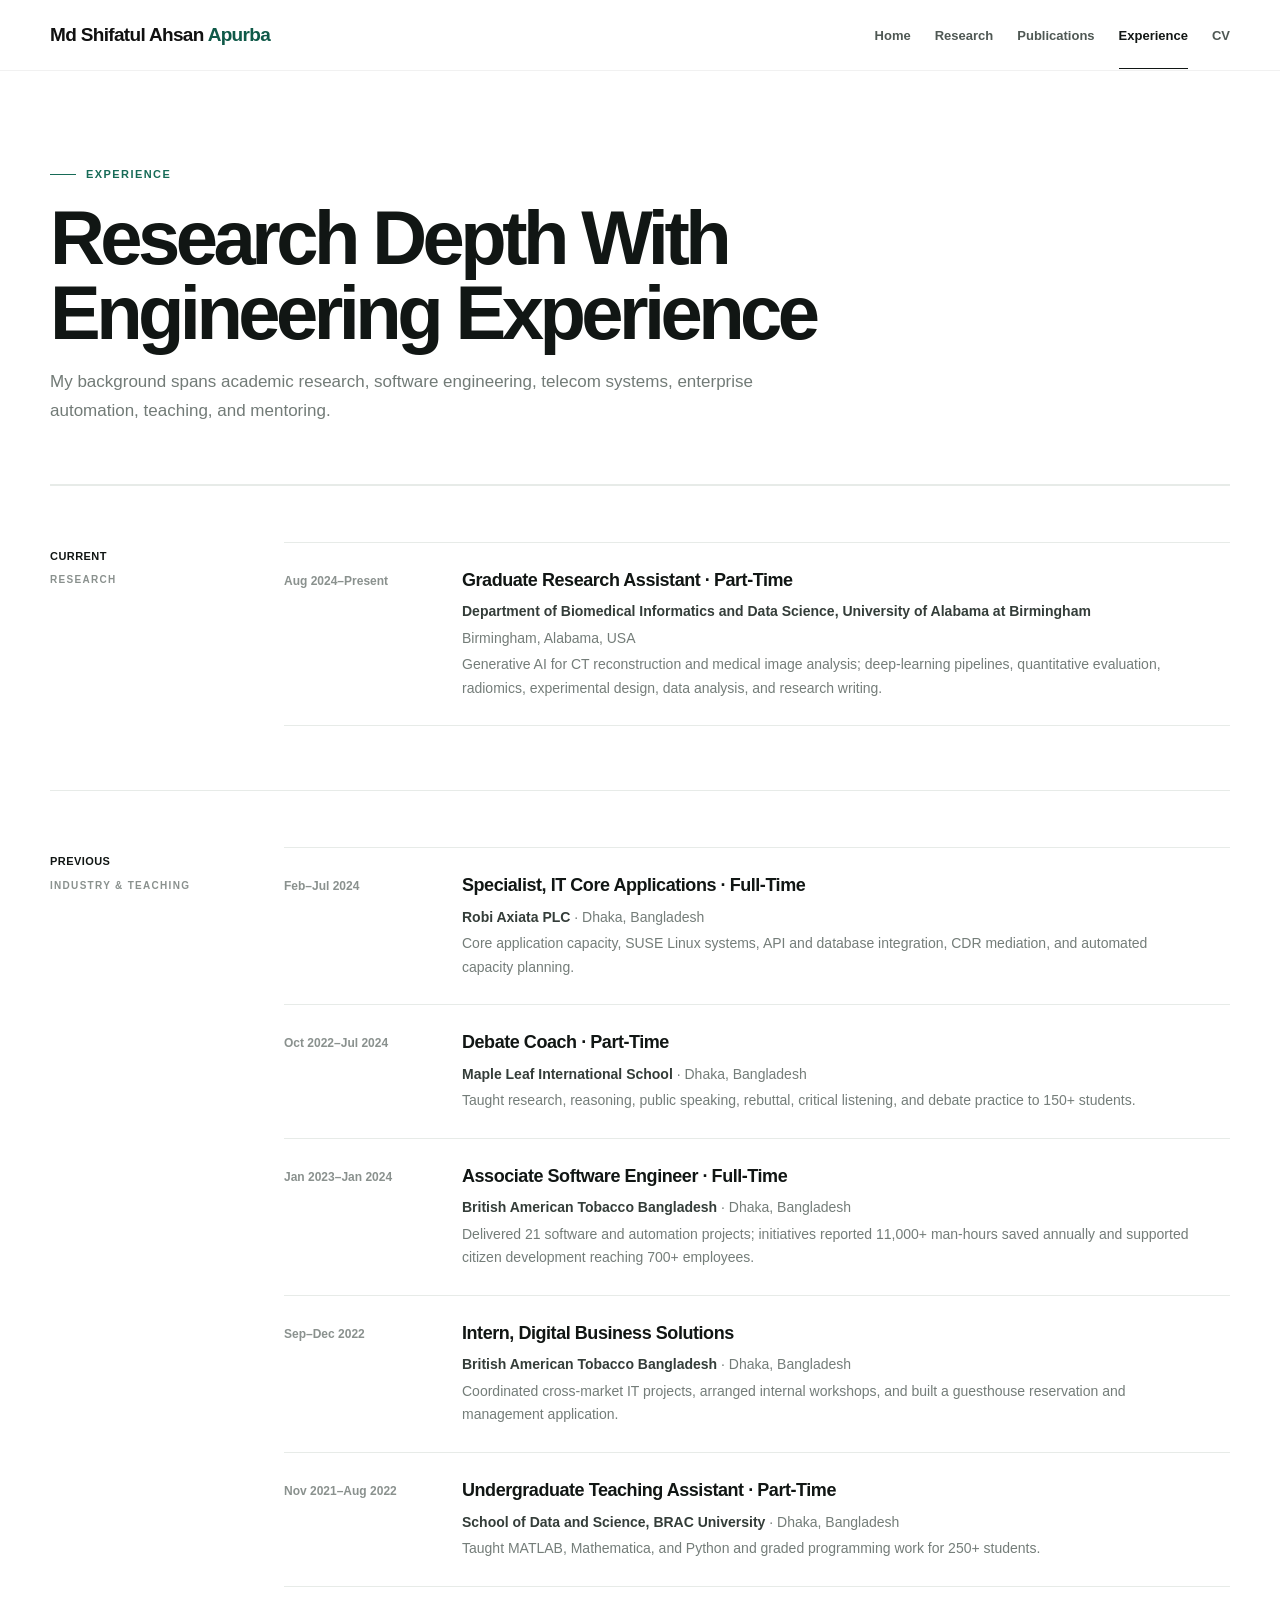
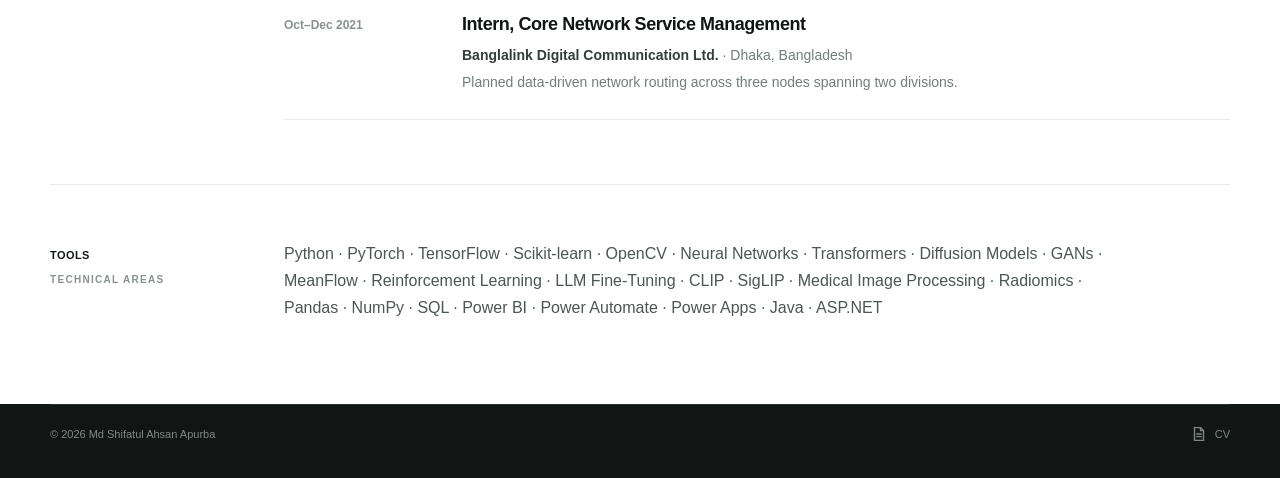
<file: experience.html>
<!doctype html><html lang="en"><head><meta charset="utf-8"><meta name="viewport" content="width=device-width,initial-scale=1"><link rel="icon" type="image/png" href="assets/img/root/favicon.png">
<link rel="apple-touch-icon" href="assets/img/root/favicon.png"><meta name="description" content="Research and engineering experience of Md Shifatul Ahsan Apurba."><meta property="og:title" content="Experience | Md Shifatul Ahsan Apurba"><meta property="og:type" content="website"><meta property="og:image" content="https://apurba-online.github.io/assets/img/profile/apurba-profile.jpg"><meta property="og:url" content="https://apurba-online.github.io/experience.html"><meta property="og:description" content="Research and engineering experience of Md Shifatul Ahsan Apurba."><meta name="twitter:card" content="summary_large_image"><link rel="stylesheet" href="site.css"><link rel="stylesheet" href="icons.css"><title>Experience | Md Shifatul Ahsan Apurba</title></head><body>
<header class="site-header"><div class="wrap navbar"><a class="brand" href="./">Apurba Ahsan</a><nav class="nav"><a href="./">Home</a><a href="research.html">Research</a><a href="publications.html">Publications</a><a href="experience.html" aria-current="page">Experience</a><a href="assets/cv/Md_Shifatul_Ahsan_Apurba_CV.pdf" target="_blank" rel="noopener">CV</a></nav></div></header>
<main><section class="wrap page-hero"><div class="kicker">Experience</div><h1>Research Depth With Engineering Experience</h1><p>My background spans academic research, software engineering, telecom systems, enterprise automation, teaching, and mentoring.</p></section>
<section class="page-section"><div class="wrap section-grid"><div class="section-index"><b>Current</b>Research</div><div class="section-content"><div class="rule-list" style="margin-top:0"><article class="rule-row"><div class="year">Aug 2024–Present</div><div><h3>Graduate Research Assistant · Part-Time</h3><p><strong>Department of Biomedical Informatics and Data Science, University of Alabama at Birmingham</strong></p><p>Birmingham, Alabama, USA</p><p>Generative AI for CT reconstruction and medical image analysis; deep-learning pipelines, quantitative evaluation, radiomics, experimental design, data analysis, and research writing.</p></div></article></div></div></div></section>
<section class="page-section"><div class="wrap section-grid"><div class="section-index"><b>Previous</b>Industry &amp; Teaching</div><div class="section-content"><div class="rule-list" style="margin-top:0"><article class="rule-row"><div class="year">Feb–Jul 2024</div><div><h3>Specialist, IT Core Applications · Full-Time</h3><p><strong>Robi Axiata PLC</strong> · Dhaka, Bangladesh</p><p>Core application capacity, SUSE Linux systems, API and database integration, CDR mediation, and automated capacity planning.</p></div></article><article class="rule-row"><div class="year">Oct 2022–Jul 2024</div><div><h3>Debate Coach · Part-Time</h3><p><strong>Maple Leaf International School</strong> · Dhaka, Bangladesh</p><p>Taught research, reasoning, public speaking, rebuttal, critical listening, and debate practice to 150+ students.</p></div></article><article class="rule-row"><div class="year">Jan 2023–Jan 2024</div><div><h3>Associate Software Engineer · Full-Time</h3><p><strong>British American Tobacco Bangladesh</strong> · Dhaka, Bangladesh</p><p>Delivered 21 software and automation projects; initiatives reported 11,000+ man-hours saved annually and supported citizen development reaching 700+ employees.</p></div></article><article class="rule-row"><div class="year">Sep–Dec 2022</div><div><h3>Intern, Digital Business Solutions</h3><p><strong>British American Tobacco Bangladesh</strong> · Dhaka, Bangladesh</p><p>Coordinated cross-market IT projects, arranged internal workshops, and built a guesthouse reservation and management application.</p></div></article><article class="rule-row"><div class="year">Nov 2021–Aug 2022</div><div><h3>Undergraduate Teaching Assistant · Part-Time</h3><p><strong>School of Data and Science, BRAC University</strong> · Dhaka, Bangladesh</p><p>Taught MATLAB, Mathematica, and Python and graded programming work for 250+ students.</p></div></article><article class="rule-row"><div class="year">Oct–Dec 2021</div><div><h3>Intern, Core Network Service Management</h3><p><strong>Banglalink Digital Communication Ltd.</strong> · Dhaka, Bangladesh</p><p>Planned data-driven network routing across three nodes spanning two divisions.</p></div></article></div></div></div></section>
<section class="page-section"><div class="wrap section-grid"><div class="section-index"><b>Tools</b>Technical Areas</div><div class="section-content"><p class="tools">Python · PyTorch · TensorFlow · Scikit-learn · OpenCV · Neural Networks · Transformers · Diffusion Models · GANs · MeanFlow · Reinforcement Learning · LLM Fine-Tuning · CLIP · SigLIP · Medical Image Processing · Radiomics · Pandas · NumPy · SQL · Power BI · Power Automate · Power Apps · Java · ASP.NET</p></div></div></section></main>
<footer class="footer"><div class="wrap"><span>© 2026 Md Shifatul Ahsan Apurba</span><span><a href="assets/cv/Md_Shifatul_Ahsan_Apurba_CV.pdf" target="_blank" rel="noopener"><svg class="icon" aria-hidden="true"><use href="assets/icons.svg#file"></use></svg>CV</a></span></div></footer></body></html>
</file>
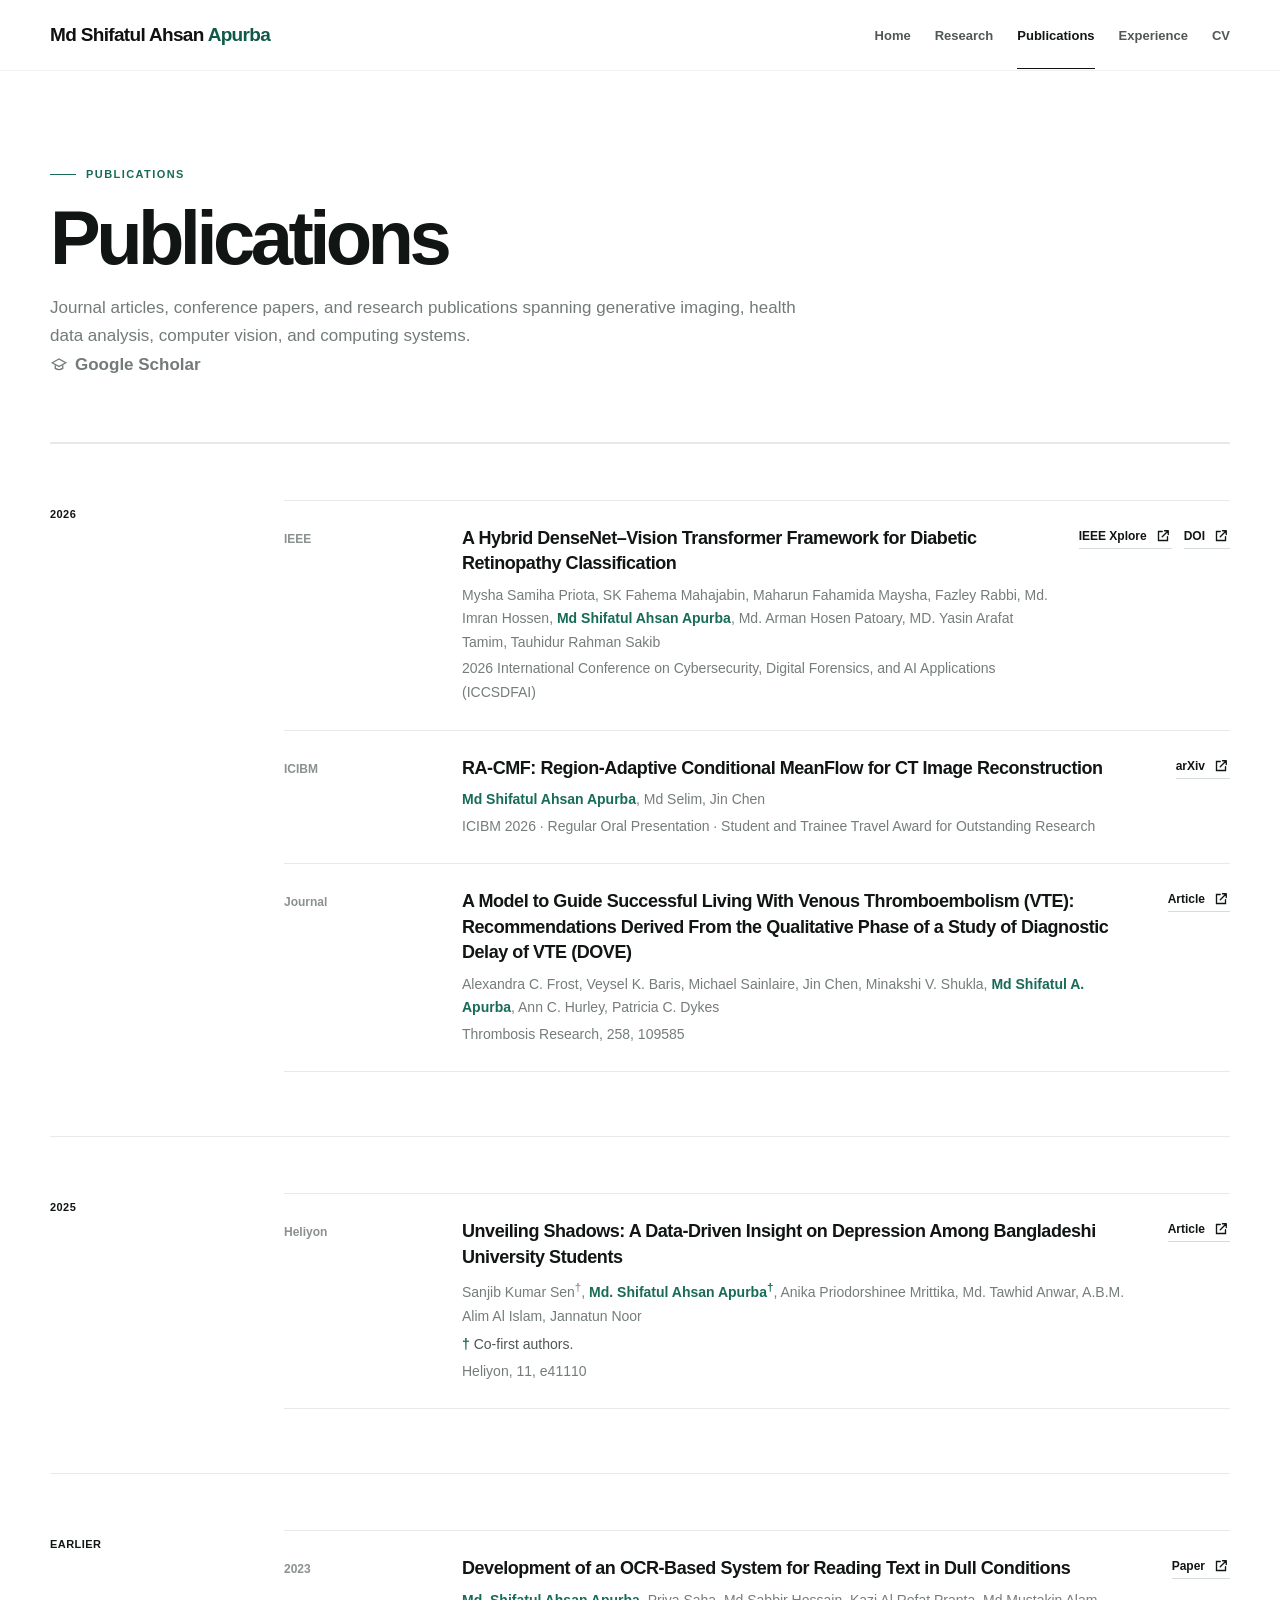
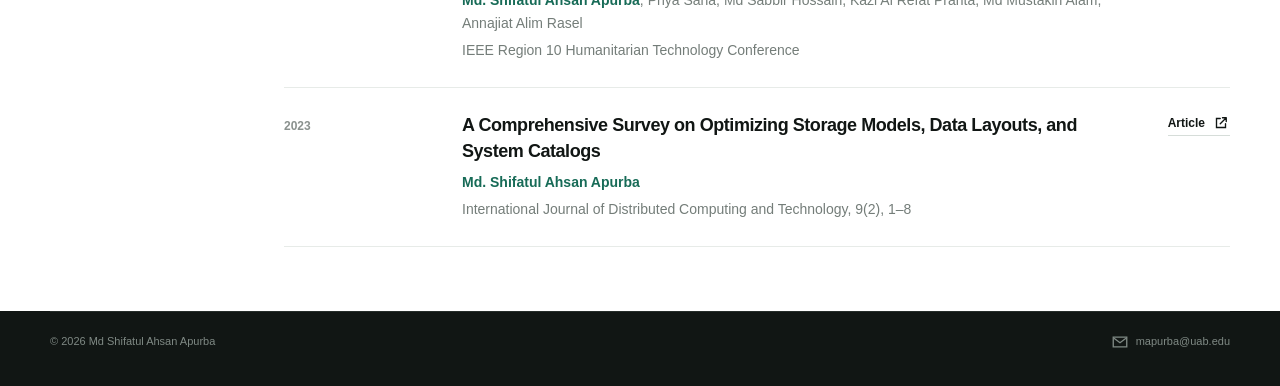
<file: publications.html>
<!doctype html><html lang="en"><head><meta charset="utf-8"><meta name="viewport" content="width=device-width,initial-scale=1"><link rel="icon" type="image/png" href="assets/img/root/favicon.png">
<link rel="apple-touch-icon" href="assets/img/root/favicon.png"><meta name="description" content="Publications by Md Shifatul Ahsan Apurba."><meta property="og:title" content="Publications | Md Shifatul Ahsan Apurba"><meta property="og:type" content="website"><meta property="og:image" content="https://apurba-online.github.io/assets/img/profile/apurba-profile.jpg"><meta property="og:url" content="https://apurba-online.github.io/publications.html"><meta property="og:description" content="Publications by Md Shifatul Ahsan Apurba."><meta name="twitter:card" content="summary_large_image"><link rel="stylesheet" href="site.css"><link rel="stylesheet" href="icons.css"><title>Publications | Md Shifatul Ahsan Apurba</title></head><body>
<header class="site-header"><div class="wrap navbar"><a class="brand" href="./">Apurba Ahsan</a><nav class="nav"><a href="./">Home</a><a href="research.html">Research</a><a href="publications.html" aria-current="page">Publications</a><a href="experience.html">Experience</a><a href="assets/cv/Md_Shifatul_Ahsan_Apurba_CV.pdf" target="_blank" rel="noopener">CV</a></nav></div></header>
<main><section class="wrap page-hero"><div class="kicker">Publications</div><h1>Publications</h1><p>Journal articles, conference papers, and research publications spanning generative imaging, health data analysis, computer vision, and computing systems.</p><p><a href="https://scholar.google.com/citations?user=pu5cJSgAAAAJ&amp;hl=en" target="_blank" rel="noopener"><svg class="icon" aria-hidden="true"><use href="assets/icons.svg#scholar"></use></svg><strong>Google Scholar</strong></a></p></section>
<section class="page-section"><div class="wrap section-grid"><div class="section-index"><b>2026</b></div><div class="section-content"><div class="rule-list" style="margin-top:0"><article class="rule-row"><div class="year">IEEE</div><div><h3>A Hybrid DenseNet–Vision Transformer Framework for Diabetic Retinopathy Classification</h3><p>Mysha Samiha Priota, SK Fahema Mahajabin, Maharun Fahamida Maysha, Fazley Rabbi, Md. Imran Hossen, <strong style="color:var(--accent)">Md Shifatul Ahsan Apurba</strong>, Md. Arman Hosen Patoary, MD. Yasin Arafat Tamim, Tauhidur Rahman Sakib</p><p>2026 International Conference on Cybersecurity, Digital Forensics, and AI Applications (ICCSDFAI)</p></div><div class="links"><a href="https://ieeexplore.ieee.org/abstract/document/11647987/" target="_blank" rel="noopener"><span>IEEE Xplore</span><svg class="icon" aria-hidden="true"><use href="assets/icons.svg#external"></use></svg></a><a href="https://doi.org/10.1109/ICCSDFAI70505.2026.11647987" target="_blank" rel="noopener"><span>DOI</span><svg class="icon" aria-hidden="true"><use href="assets/icons.svg#external"></use></svg></a></div></article><article class="rule-row"><div class="year">ICIBM</div><div><h3>RA-CMF: Region-Adaptive Conditional MeanFlow for CT Image Reconstruction</h3><p><strong style="color:var(--accent)">Md Shifatul Ahsan Apurba</strong>, Md Selim, Jin Chen</p><p>ICIBM 2026 · Regular Oral Presentation · Student and Trainee Travel Award for Outstanding Research</p></div><div class="links"><a href="https://arxiv.org/abs/2605.00901" target="_blank" rel="noopener"><span>arXiv</span><svg class="icon" aria-hidden="true"><use href="assets/icons.svg#external"></use></svg></a></div></article><article class="rule-row"><div class="year">Journal</div><div><h3>A Model to Guide Successful Living With Venous Thromboembolism (VTE): Recommendations Derived From the Qualitative Phase of a Study of Diagnostic Delay of VTE (DOVE)</h3><p>Alexandra C. Frost, Veysel K. Baris, Michael Sainlaire, Jin Chen, Minakshi V. Shukla, <strong style="color:var(--accent)">Md Shifatul A. Apurba</strong>, Ann C. Hurley, Patricia C. Dykes</p><p>Thrombosis Research, 258, 109585</p></div><div class="links"><a href="https://www.sciencedirect.com/science/article/pii/S0049384826000046" target="_blank" rel="noopener"><span>Article</span><svg class="icon" aria-hidden="true"><use href="assets/icons.svg#external"></use></svg></a></div></article></div></div></div></section>
<section class="page-section"><div class="wrap section-grid"><div class="section-index"><b>2025</b></div><div class="section-content"><div class="rule-list" style="margin-top:0"><article class="rule-row"><div class="year">Heliyon</div><div><h3>Unveiling Shadows: A Data-Driven Insight on Depression Among Bangladeshi University Students</h3><p>Sanjib Kumar Sen<sup>†</sup>, <strong style="color:var(--accent)">Md. Shifatul Ahsan Apurba<sup>†</sup></strong>, Anika Priodorshinee Mrittika, Md. Tawhid Anwar, A.B.M. Alim Al Islam, Jannatun Noor</p><p class="cofirst-note"><span class="cofirst-mark">†</span> Co-first authors.</p><p>Heliyon, 11, e41110</p></div><div class="links"><a href="https://www.sciencedirect.com/science/article/pii/S2405844024171411" target="_blank" rel="noopener"><span>Article</span><svg class="icon" aria-hidden="true"><use href="assets/icons.svg#external"></use></svg></a></div></article></div></div></div></section>
<section class="page-section"><div class="wrap section-grid"><div class="section-index"><b>Earlier</b></div><div class="section-content"><div class="rule-list" style="margin-top:0"><article class="rule-row"><div class="year">2023</div><div><h3>Development of an OCR-Based System for Reading Text in Dull Conditions</h3><p><strong style="color:var(--accent)">Md. Shifatul Ahsan Apurba</strong>, Priya Saha, Md Sabbir Hossain, Kazi Al Refat Pranta, Md Mustakin Alam, Annajiat Alim Rasel</p><p>IEEE Region 10 Humanitarian Technology Conference</p></div><div class="links"><a href="https://www.researchgate.net/publication/397533997_Development_of_an_OCR-Based_System_for_Reading_Text_in_Dull_Conditions" target="_blank" rel="noopener"><span>Paper</span><svg class="icon" aria-hidden="true"><use href="assets/icons.svg#external"></use></svg></a></div></article><article class="rule-row"><div class="year">2023</div><div><h3>A Comprehensive Survey on Optimizing Storage Models, Data Layouts, and System Catalogs</h3><p><strong style="color:var(--accent)">Md. Shifatul Ahsan Apurba</strong></p><p>International Journal of Distributed Computing and Technology, 9(2), 1–8</p></div><div class="links"><a href="https://computers.journalspub.info/index.php?journal=JDCT&amp;page=article&amp;op=view&amp;path%5B%5D=931" target="_blank" rel="noopener"><span>Article</span><svg class="icon" aria-hidden="true"><use href="assets/icons.svg#external"></use></svg></a></div></article></div></div></div></section></main>
<footer class="footer"><div class="wrap"><span>© 2026 Md Shifatul Ahsan Apurba</span><span><a href="mailto:mapurba@uab.edu"><svg class="icon" aria-hidden="true"><use href="assets/icons.svg#mail"></use></svg>mapurba@uab.edu</a></span></div></footer></body></html>
</file>
<file: site.css>
:root{
  --bg:#ffffff;
  --ink:#111614;
  --muted:#68716d;
  --line:#e7ebe8;
  --line-dark:#d6ddd9;
  --accent:#176b57;
  --accent-soft:#eef6f3;
  --max:1180px;
  --body-size:16px;
  --heading-size:24px;
}

*{box-sizing:border-box}
html{scroll-behavior:smooth;scroll-padding-top:88px}
body{
  margin:0;
  background:var(--bg);
  color:var(--ink);
  font-family:Inter,ui-sans-serif,-apple-system,BlinkMacSystemFont,"Segoe UI",Roboto,Helvetica,Arial,sans-serif;
  font-size:var(--body-size);
  line-height:1.68;
  -webkit-font-smoothing:antialiased;
  text-rendering:optimizeLegibility;
}
button,input,textarea,select{font:inherit}
a{color:inherit;text-decoration:none;transition:color .18s ease,opacity .18s ease,border-color .18s ease,background .18s ease}
a:hover{color:var(--accent)}
::selection{background:#dbeee7;color:#0d3328}
.wrap{width:min(var(--max),calc(100% - 64px));margin:0 auto}
.icon{width:1em;height:1em;flex:0 0 auto}

.site-header{
  position:sticky;
  top:0;
  z-index:50;
  background:rgba(255,255,255,.92);
  backdrop-filter:blur(18px);
  -webkit-backdrop-filter:blur(18px);
  border-bottom:1px solid rgba(17,22,20,.06)
}
.navbar{min-height:70px;display:flex;align-items:center;justify-content:space-between;gap:32px}
.brand{font-size:17px;font-weight:760;letter-spacing:-.03em;color:var(--ink)}
.nav{display:flex;align-items:center;gap:24px;font-size:13px;font-weight:600;color:#4f5854}
.nav a{padding:24px 0 22px;border-bottom:1px solid transparent}
.nav a:hover,.nav a[aria-current="page"]{color:var(--ink);border-color:var(--ink)}

.hero{
  display:grid;
  grid-template-columns:240px minmax(0,1fr);
  gap:88px;
  align-items:center;
  min-height:calc(100vh - 70px);
  padding:88px 0 96px
}
.portrait{
  display:block;
  width:100%;
  aspect-ratio:1/1;
  object-fit:cover;
  object-position:center;
  border-radius:18px;
  border:1px solid var(--line);
  background:#f4f6f5
}
.kicker{
  display:flex;
  align-items:center;
  gap:10px;
  margin:0 0 18px;
  color:var(--accent);
  font-size:11px;
  font-weight:750;
  letter-spacing:.13em;
  text-transform:uppercase
}
.kicker:before{content:"";width:26px;height:1px;background:var(--accent)}
h1,h2,h3{margin-top:0;color:var(--ink);font-weight:700}
.hero h1{
  margin:0 0 22px;
  max-width:820px;
  font-size:clamp(50px,7vw,82px);
  line-height:.94;
  letter-spacing:-.065em;
  font-weight:720
}
.hero-role,.hero-copy,.section-content>p,.lead,.rule-row p,.skill-lines p,.focus-item p,.leadership-list li,.tools,.contact-band p,.page-hero p,.project p,.pdf-redirect p{font-size:var(--body-size);line-height:1.68}
.hero-role{max-width:780px;margin:0 0 12px;color:#313936;font-size:19px;line-height:1.55}
.hero-role strong{font-weight:700;color:var(--ink)}
.hero-copy{max-width:720px;margin:0 0 28px;color:var(--muted)}
.hero-links{display:flex;flex-wrap:wrap;gap:20px;font-size:13px;font-weight:650}
.hero-links a,.contact-links a{display:inline-flex;align-items:center;gap:7px;color:#303936}
.hero-links a{padding-bottom:3px;border-bottom:1px solid var(--line-dark)}
.hero-links a:hover{color:var(--accent);border-color:var(--accent)}
.status{margin-top:25px;display:flex;align-items:center;gap:9px;color:#747c78;font-size:12px}
.status-dot{width:7px;height:7px;border-radius:50%;background:#2c946e}

.section{padding:0}
.section-grid{
  display:grid;
  grid-template-columns:170px minmax(0,1fr);
  gap:64px;
  padding:72px 0 78px;
  border-top:1px solid var(--line)
}
.section-index{
  position:sticky;
  top:100px;
  align-self:start;
  padding-top:5px;
  color:#8a918e;
  font-size:10px;
  font-weight:650;
  letter-spacing:.13em;
  text-transform:uppercase
}
.section-index b{display:block;margin:0 0 7px;color:var(--ink);font-size:11px;font-weight:700;letter-spacing:.04em}
.section-content h2,.rule-row h3,.focus-item h3,.project h2,.page-hero h1,.contact-band h2,.pdf-redirect h1{font-size:var(--heading-size);line-height:1.3;letter-spacing:-.025em}
.section-content h2{margin:0 0 25px;font-size:clamp(27px,3vw,36px);font-weight:680}
.section-content>p{max-width:830px;margin:0 0 18px;color:#4d5652}
.lead{max-width:860px!important;color:#222a27!important;font-size:18px!important;line-height:1.62!important}
.section-link{margin-top:24px!important;font-size:13px!important}
.section-link a{display:inline-flex;align-items:center;gap:8px;color:var(--ink);padding-bottom:3px;border-bottom:1px solid var(--ink)}
.section-link a:hover{color:var(--accent);border-color:var(--accent)}

.rule-list{margin-top:30px;border-top:1px solid var(--line)}
.rule-row{
  display:grid;
  grid-template-columns:150px minmax(0,1fr) auto;
  gap:28px;
  align-items:start;
  padding:25px 0;
  border-bottom:1px solid var(--line)
}
.rule-row .year{padding-top:4px;color:#8a918e;font-size:12px;font-weight:600;font-variant-numeric:tabular-nums;line-height:1.5}
.rule-row h3{margin:0 0 7px;font-size:18px;font-weight:660;line-height:1.42}
.rule-row p{margin:0;color:#747d79;font-size:14px}
.rule-row p+p{margin-top:3px}
.rule-row p strong{color:#343d39;font-weight:650}
.rule-row .links{display:flex;gap:12px;font-size:12px;font-weight:650;white-space:nowrap}
.rule-row .links a{display:inline-flex;align-items:center;gap:5px;padding-bottom:2px;border-bottom:1px solid var(--line-dark)}
.rule-row .links a:hover{border-color:var(--accent)}

.skill-lines{margin-top:30px;border-top:1px solid var(--line)}
.skill-lines>div{display:grid;grid-template-columns:210px 1fr;gap:30px;padding:21px 0;border-bottom:1px solid var(--line)}
.skill-lines span{padding-top:1px;color:#303936;font-size:13px;font-weight:700}
.skill-lines p{margin:0;color:#747d79;font-size:14px}

.focus-list{display:grid;grid-template-columns:repeat(3,1fr);gap:40px;margin-top:34px;padding-top:28px;border-top:1px solid var(--line)}
.focus-item{padding:0}
.focus-item span{color:#9aa19e;font-size:10px;font-weight:700;letter-spacing:.12em}
.focus-item h3{margin:8px 0 8px;font-size:18px;font-weight:660}
.focus-item p{margin:0;color:#747d79;font-size:14px}

.leadership-list{list-style:none;margin:29px 0 0;padding:0;border-top:1px solid var(--line)}
.leadership-list li{padding:20px 0;border-bottom:1px solid var(--line);color:#616a66;font-size:14px}
.leadership-list strong{color:#28302d;font-weight:650}

.two-col{display:grid;grid-template-columns:1fr 1fr;gap:58px}
.mini-title{margin-bottom:16px;color:#8a918e;font-size:11px;font-weight:700;letter-spacing:.1em;text-transform:uppercase}
.clean-list{list-style:none;margin:0;padding:0}
.clean-list li{padding:12px 0;border-bottom:1px solid var(--line)}
.clean-list strong,.clean-list span{font-size:14px}
.clean-list strong{display:block;color:#2e3733}
.clean-list span{color:#7b8480}
.tools{color:#59625e;font-size:14px}

.contact-band{background:#111614;color:#fff;margin-top:24px}
.contact-band .section-grid{border:0;padding:78px 0 84px}
.contact-band .section-index{color:#7f8984}
.contact-band .section-index b{color:#fff}
.contact-band h2{max-width:780px;margin:0 0 18px;color:#fff;font-size:clamp(32px,4.5vw,48px);font-weight:660;letter-spacing:-.04em}
.contact-band p{max-width:720px;margin:0 0 24px;color:#aeb7b2}
.contact-links{display:flex;flex-wrap:wrap;gap:24px;font-size:13px;font-weight:650}
.contact-links a{color:#fff;padding-bottom:3px;border-bottom:1px solid #47504c}
.contact-links a:hover{color:#9fd7c4;border-color:#9fd7c4}

.footer{background:#111614;color:#7f8984;font-size:11px}
.footer .wrap{display:flex;justify-content:space-between;gap:20px;flex-wrap:wrap;padding:0 0 30px;border-top:1px solid #262d2a;padding-top:20px}

.page-hero{padding:94px 0 58px;border-bottom:1px solid var(--line)}
.page-hero h1{margin:0 0 18px;max-width:900px;font-size:clamp(46px,7vw,76px);font-weight:700;letter-spacing:-.06em;line-height:.98}
.page-hero p{max-width:780px;margin:0;color:#727b77;font-size:17px}
.page-section{padding:0}
.page-section>.wrap{padding-top:56px;padding-bottom:64px}
.project{display:grid;grid-template-columns:150px 1fr;gap:48px;padding:29px 0;border-bottom:1px solid var(--line)}
.project:first-child{padding-top:0}
.project-num{padding-top:5px;color:#929a96;font-size:10px;font-weight:700;letter-spacing:.12em}
.project h2{margin:0 0 10px;font-size:22px;font-weight:660}
.project p{max-width:800px;color:#747d79;font-size:14px}
.tags{display:flex;flex-wrap:wrap;gap:8px;margin-top:16px}
.tag{padding:5px 9px;border:1px solid var(--line-dark);border-radius:999px;color:#69726e;font-size:10px;font-weight:600}

.pdf-redirect{min-height:70vh;display:flex;align-items:center}
.pdf-redirect p{max-width:650px;color:var(--muted)}
.pdf-link{display:inline-block;margin-top:10px;padding-bottom:3px;border-bottom:1px solid var(--ink);font-weight:650}

@media(max-width:900px){
  .wrap{width:min(100% - 38px,var(--max))}
  .nav{gap:15px}
  .hero{grid-template-columns:210px minmax(0,1fr);gap:50px;min-height:auto;padding:72px 0 78px}
  .section-grid{grid-template-columns:135px minmax(0,1fr);gap:42px;padding:60px 0 66px}
  .rule-row{grid-template-columns:125px minmax(0,1fr);gap:18px}
  .rule-row .links{grid-column:2}
  .skill-lines>div{grid-template-columns:175px 1fr}
}

@media(max-width:760px){
  html{scroll-padding-top:74px}
  .navbar{min-height:64px}
  .nav{overflow-x:auto;white-space:nowrap;scrollbar-width:none}
  .nav::-webkit-scrollbar{display:none}
  .nav a{flex:0 0 auto}
  .hero{grid-template-columns:1fr;gap:32px;padding:50px 0 58px}
  .portrait{width:min(220px,68vw);border-radius:14px}
  .hero h1{font-size:clamp(44px,12vw,60px)}
  .hero-role{font-size:17px}
  .section-grid,.project{grid-template-columns:1fr;gap:16px}
  .section-grid{padding:52px 0 56px}
  .section-index{position:static}
  .rule-row{grid-template-columns:1fr;gap:7px;padding:22px 0}
  .rule-row .links{grid-column:1;margin-top:5px}
  .rule-row .year{padding:0}
  .skill-lines>div{grid-template-columns:1fr;gap:7px}
  .focus-list{grid-template-columns:1fr;gap:28px}
  .two-col{grid-template-columns:1fr;gap:38px}
  .contact-band .section-grid{padding:60px 0 64px}
  .page-hero{padding:62px 0 44px}
  .page-section>.wrap{padding-top:44px;padding-bottom:50px}
}

@media(max-width:480px){
  .wrap{width:min(100% - 26px,var(--max))}
  .navbar{padding:10px 0;align-items:center}
  .brand{font-size:16px}
  .nav{gap:10px;font-size:12px}
  .nav a{padding:15px 0 13px}
  .hero{padding-top:38px}
  .portrait{width:min(190px,62vw)}
  .hero h1{font-size:42px}
  .hero-links{gap:14px 18px}
  .status{align-items:flex-start}
  .status-dot{margin-top:6px}
  .section-grid{padding:44px 0 48px}
  .section-content h2{font-size:28px}
  .lead{font-size:17px!important}
  .page-hero h1{font-size:44px}
}
</file>
<file: icons.css>
.icon{width:18px;height:18px;display:inline-block;flex:0 0 18px;vertical-align:-3px}.icon-link{display:inline-flex;align-items:center;gap:7px}.hero-links{gap:10px 18px}.hero-links a,.contact-links a,.section-link a,.rule-row .links a,.page-hero a,.footer a{display:inline-flex;align-items:center;gap:7px}.hero-links a{border-bottom:0;padding-bottom:0}.hero-links a:hover,.contact-links a:hover,.section-link a:hover,.rule-row .links a:hover,.page-hero a:hover,.footer a:hover{color:var(--accent)}.cofirst-note{margin-top:5px!important;color:#4f5753!important;font-size:14px!important}.cofirst-mark{font-weight:700;color:var(--accent)}.brand{font-size:0!important;color:#111!important;white-space:nowrap}.brand::before{content:"Md Shifatul Ahsan";font-size:19px;font-weight:800;letter-spacing:-.035em;color:#111}.brand::after{content:" Apurba";font-size:19px;font-weight:800;letter-spacing:-.035em;color:#0f5948}.brand:hover::before{color:#111}.brand:hover::after{color:#0f5948}@media(max-width:480px){.brand::before,.brand::after{font-size:17px}}
</file>
